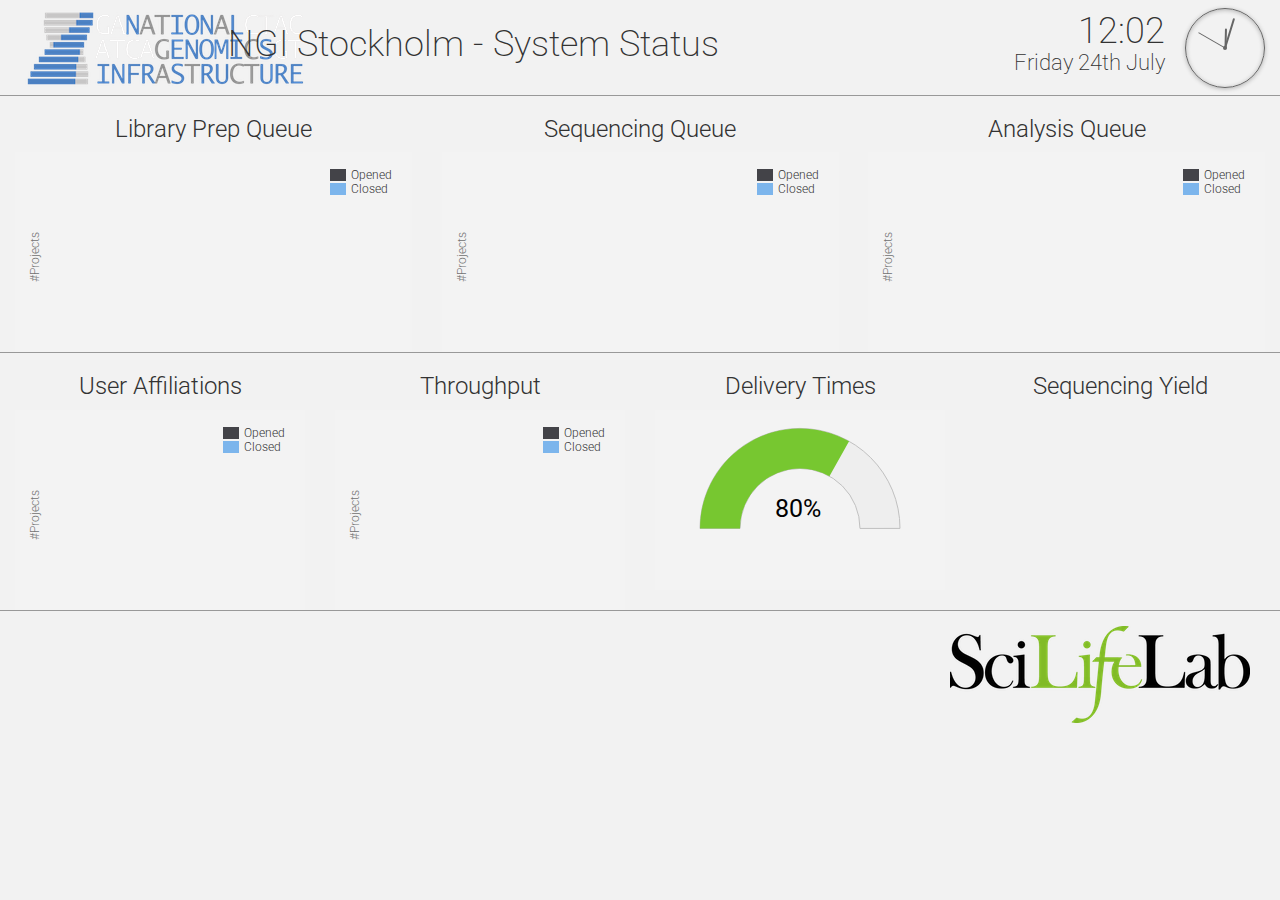
<file: external/index.html>
<!DOCTYPE html>
<html lang="en">
<head>
  <meta charset="utf-8">
  <meta http-equiv="X-UA-Compatible" content="IE=edge">
  <meta name="viewport" content="width=device-width, initial-scale=1">
  <meta name="description" content="NGI Stockholm Internal Dashboard">
  <meta name="author" content="Phil Ewels">
  <title>NGI Stockholm External Dashboard</title>
  <link href="css/bootstrap.min.css" rel="stylesheet">
  <link href="css/styles.css" rel="stylesheet">
  <!--[if lt IE 9]>
    <script src="https://oss.maxcdn.com/html5shiv/3.7.2/html5shiv.min.js"></script>
    <script src="https://oss.maxcdn.com/respond/1.4.2/respond.min.js"></script>
  <![endif]-->
</head>

<body>

<header class="container-fluid">
  <div class="row">
    <div class="col-xs-2">
      <img src="img/NGI_logo.png">
    </div>
    <div class="col-xs-7">
      <h1>NGI Stockholm - System Status</h1>
    </div>
    <div class="col-xs-3 text-right">
      <span id="clock_time">00:00</span>
      <span id="clock_date">Monday 01<sup>st</sup> January</span>
      <div class="hero-circle">
        <div class="hero-face">
          <div id="hour" class="hero-hour"></div><div id="minute" class="hero-minute"></div><div id="second" class="hero-second"></div>
        </div>
      </div>
    </div>
  </div>
</header>

<div class="container-fluid">

  <div class="row">
    <div class="col-xs-4">
      <h3>Library Prep Queue</h3>
      <div class="queue_plot" id="lp_queue"></div>
    </div>
    <div class="col-xs-4">
      <h3>Sequencing Queue</h3>
      <div class="queue_plot" id="seq_queue"></div>
    </div>
    <div class="col-xs-4">
      <h3>Analysis Queue</h3>
      <div class="queue_plot" id="analysis_queue"></div>
    </div>
  </div>
  
  <div class="row">
    <div class="col-xs-3">
      <h3>User Affiliations</h3>
      <div class="throughput_plot" id="user_affiliations"></div>
    </div>
    <div class="col-xs-3">
      <h3>Throughput</h3>
      <div class="throughput_plot" id="throughput_plot"></div>
    </div>
    <div class="col-xs-3">
      <h3>Delivery Times</h3>
      <div id="delivery_times"></div>
    </div>
    <div class="col-xs-3">
      <h3>Sequencing Yield</h3>
      <div id="seq_yield"></div>
    </div>
  </div>

</div><!-- /.container -->

<footer class="container-fluid">
  <img class="pull-right" src="img/SLL_logo.png">
</footer>

<script src="https://ajax.googleapis.com/ajax/libs/jquery/1.11.3/jquery.min.js"></script>
<script src="js/bootstrap.min.js"></script>
<script src="js/moment.js"></script>
<script src="js/chroma.min.js"></script>
<script src="js/highcharts.js"></script>
<script src="js/highcharts-more.js"></script>
<script src="js/solid-gauge.js"></script>
<script src="js/dashboard.js"></script>
</body>
</html>
</file>
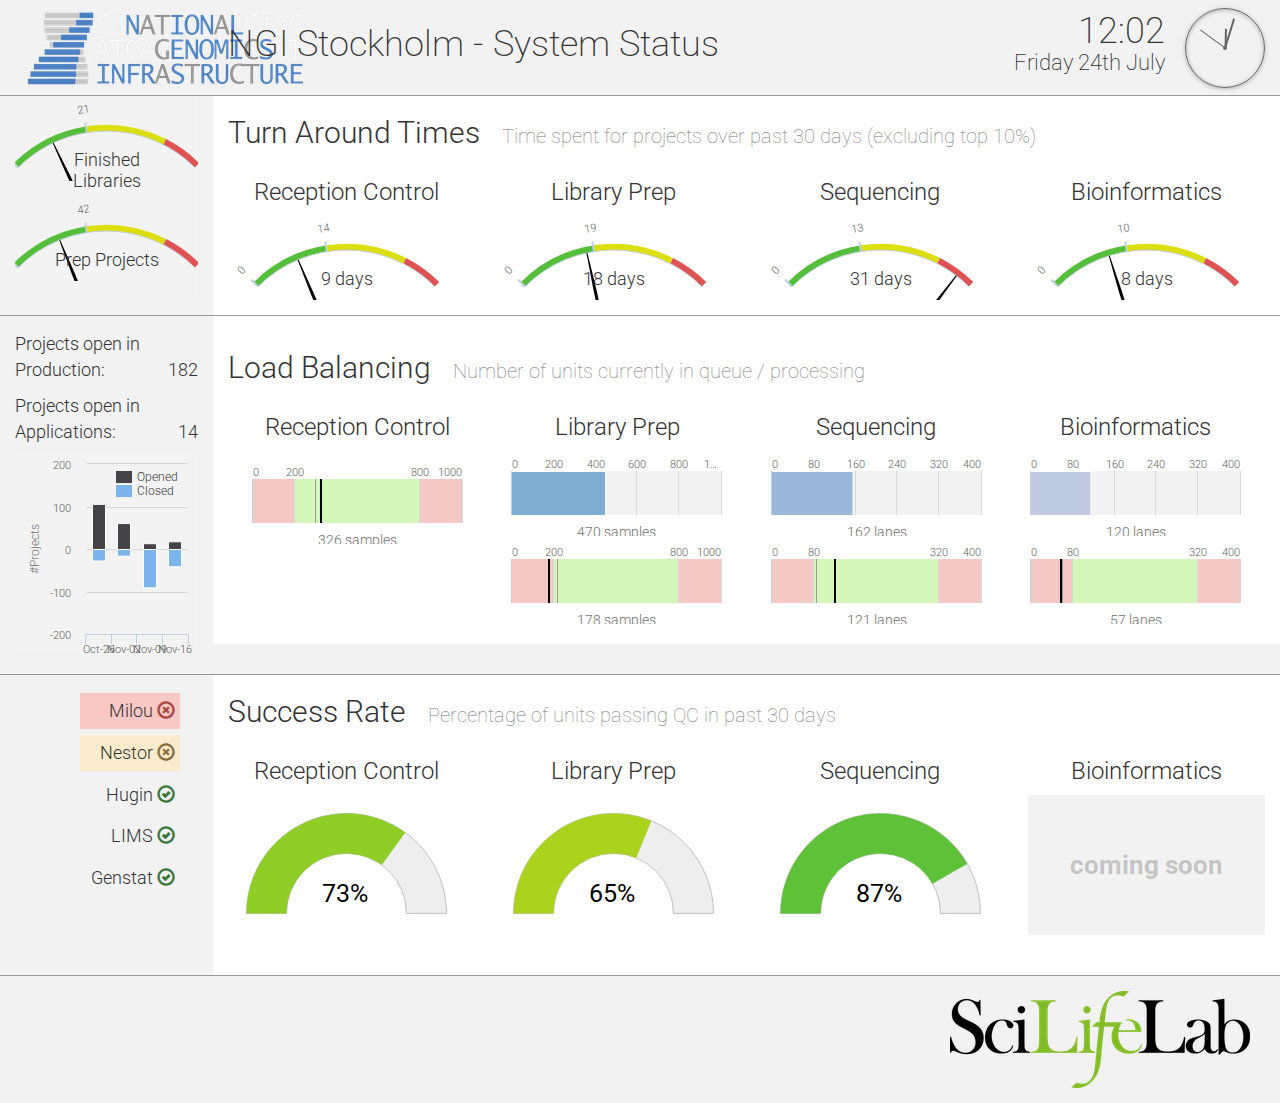
<file: internal/index.html>
<!DOCTYPE html>
<html lang="en">
<head>
  <meta charset="utf-8">
  <meta http-equiv="X-UA-Compatible" content="IE=edge">
  <meta name="viewport" content="width=device-width, initial-scale=1">
  <meta name="description" content="NGI Stockholm Internal Dashboard">
  <meta name="author" content="Phil Ewels">
  <title>NGI Stockholm Internal Dashboard</title>
  <link href="css/bootstrap.min.css" rel="stylesheet">
  <link href="css/styles.css" rel="stylesheet">
  <!--[if lt IE 9]>
    <script src="https://oss.maxcdn.com/html5shiv/3.7.2/html5shiv.min.js"></script>
    <script src="https://oss.maxcdn.com/respond/1.4.2/respond.min.js"></script>
  <![endif]-->
</head>

<body>

<header class="container-fluid">
  <div class="row">
    <div class="col-xs-2">
      <img src="img/NGI_logo.png">
    </div>
    <div class="col-xs-7">
      <h1>NGI Stockholm - System Status</h1>
    </div>
    <div class="col-xs-3 text-right">
      <span id="clock_time">00:00</span>
      <span id="clock_date">Monday 01<sup>st</sup> January</span>
      <div class="hero-circle">
        <div class="hero-face">
          <div id="hour" class="hero-hour"></div><div id="minute" class="hero-minute"></div><div id="second" class="hero-second"></div>
        </div>
      </div>
    </div>
  </div>
</header>

<div class="container-fluid">

  <div class="row">
    <div class="col-xs-2">
      <div class="tat_plot_wrapper"><div class="tat_plot" id="finished_proj_tat"></div></div>
      <div class="tat_plot_wrapper"><div class="tat_plot" id="lp_proj_tats"></div></div>
    </div>
    <div class="col-xs-10 mainrow">
      <h2>Turn Around Times <small>Time spent for projects over past 30 days (excluding top 10%)</small></h2>
      <div class="row">
        <div class="col-xs-3">
          <h3>Reception Control</h3>
          <div class="tat_plot" id="rc_tat"></div>
        </div>
        <div class="col-xs-3">
          <h3>Library Prep</h3>
          <div class="tat_plot" id="lp_tat"></div>
        </div>
        <div class="col-xs-3">
          <h3>Sequencing</h3>
          <div class="tat_plot" id="seq_tat"></div>
        </div>
        <div class="col-xs-3">
          <h3>Bioinformatics</h3>
          <div class="tat_plot" id="bioinfo_tat"></div>
        </div>
      </div>
    </div>
  </div>
  
  <div class="row middle-row">
    <div class="col-xs-2 mid-left">
      <p>Projects open in Production: <span class="pull-right">182</span></p>
      <p>Projects open in Applications: <span class="pull-right">14</span></p>
      <div class="openclose_plot" id="proj_openclose"></div>
    </div>
    <div class="col-xs-10 mainrow">
      <h2>Load Balancing <small>Number of units currently in queue / processing</small></h2>
      <div class="col-xs-3">
        <h3>Reception Control</h3>
        <div class="queue_plot" id="rc_queue"></div>
        <div class="balance_plot" id="rc_balance"></div>
      </div>
      <div class="col-xs-3">
        <h3>Library Prep</h3>
        <div class="queue_plot" id="lp_queue"></div>
        <div class="balance_plot" id="lp_balance"></div>
      </div>
      <div class="col-xs-3">
        <h3>Sequencing</h3>
        <div class="queue_plot" id="seq_queue"></div>
        <div class="balance_plot" id="seq_balance"></div>
      </div>
      <div class="col-xs-3">
        <h3>Bioinformatics</h3>
        <div class="queue_plot" id="bioinfo_queue"></div>
        <div class="balance_plot" id="bioinfo_balance"></div>
      </div>
    </div>
  </div>
  
  <div class="row">
    <div class="col-xs-2">
      <ul class="server-statuses">
        <li class="danger">Milou <span class="glyphicon glyphicon-remove-circle"></span></li>
        <li class="warning">Nestor <span class="glyphicon glyphicon glyphicon-remove-circle"></span></li>
        <li>Hugin <span class="glyphicon glyphicon-ok-circle"></span></li>
        <li>LIMS <span class="glyphicon glyphicon-ok-circle"></span></li>
        <li>Genstat <span class="glyphicon glyphicon-ok-circle"></span></li>
      </ul>
    </div>
    <div class="col-xs-10 mainrow">
      <h2>Success Rate <small>Percentage of units passing QC in past 30 days</small></h2>
      <div class="row">
        <div class="col-xs-3">
          <h3>Reception Control</h3>
          <div class="success_plot" id="rc_success"></div>
        </div>
        <div class="col-xs-3">
          <h3>Library Prep</h3>
          <div class="success_plot" id="lp_success"></div>
        </div>
        <div class="col-xs-3">
          <h3>Sequencing</h3>
          <div class="success_plot" id="seq_success"></div>
        </div>
        <div class="col-xs-3">
          <h3>Bioinformatics</h3>
          <div class="coming_soon">coming soon</div>
        </div>
      </div>
    </div>
  </div>

</div><!-- /.container -->

<footer class="container-fluid">
  <img class="pull-right" src="img/SLL_logo.png">
</footer>

<script src="https://ajax.googleapis.com/ajax/libs/jquery/1.11.3/jquery.min.js"></script>
<script src="js/bootstrap.min.js"></script>
<script src="js/moment.js"></script>
<script src="js/chroma.min.js"></script>
<script src="js/highcharts.js"></script>
<script src="js/highcharts-more.js"></script>
<script src="js/solid-gauge.js"></script>
<script src="js/dashboard.js"></script>
</body>
</html>
</file>
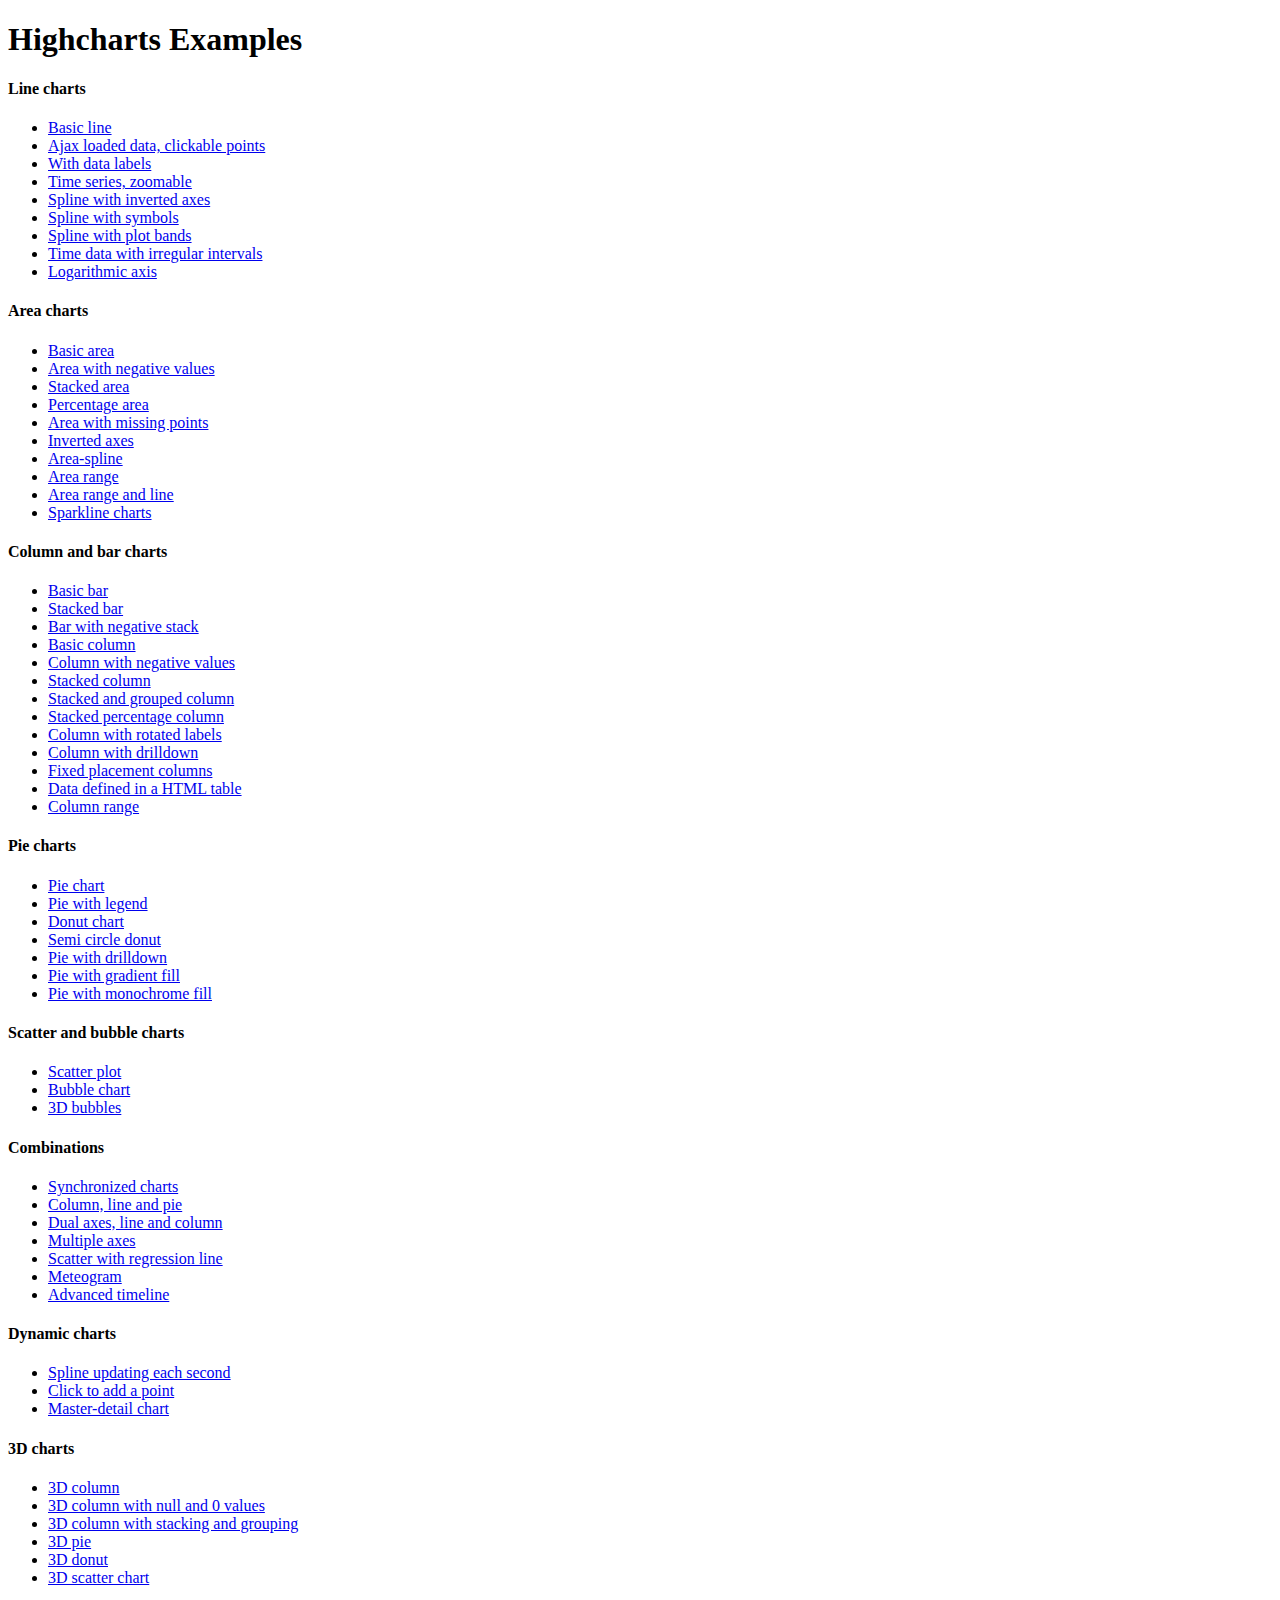
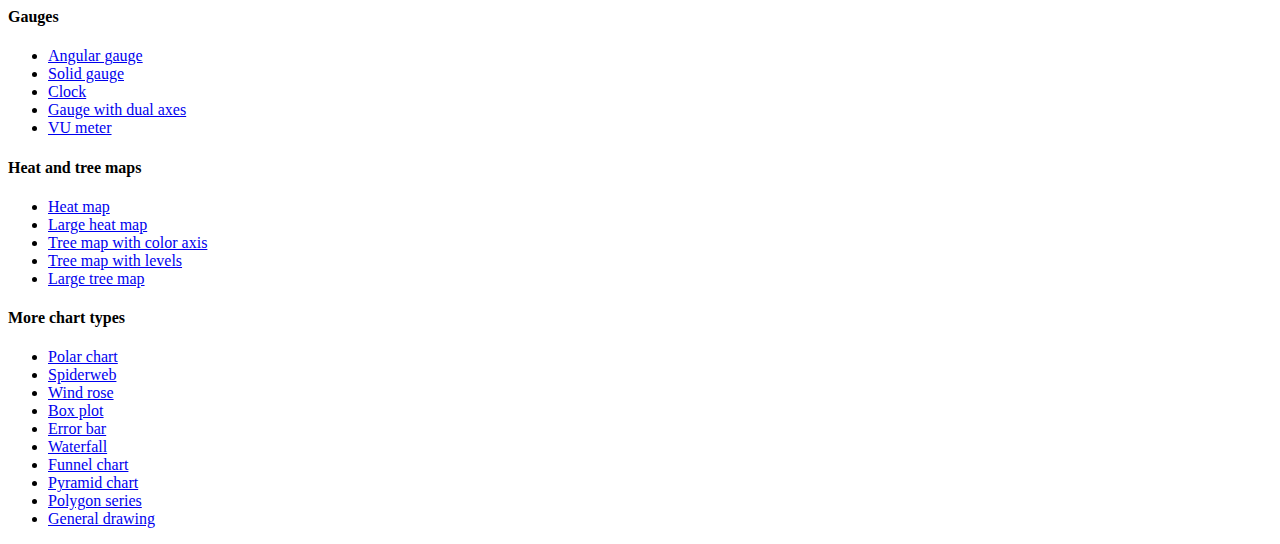
<file: external/js/Highcharts-4.1.9/index.htm>
<!DOCTYPE HTML PUBLIC "-//W3C//DTD HTML 4.01//EN" "http://www.w3.org/TR/html4/strict.dtd">
<html>
	<head>
		<meta http-equiv="Content-Type" content="text/html; charset=utf-8" />
		<title>Highcharts Examples</title>
	</head>
	<body>
		<h1>Highcharts Examples</h1>
		<h4>Line charts</h4>
		<ul>
			<li><a href="examples/line-basic/index.htm">Basic line</a></li>
			<li><a href="examples/line-ajax/index.htm">Ajax loaded data, clickable points</a></li>
			<li><a href="examples/line-labels/index.htm">With data labels</a></li>
			<li><a href="examples/line-time-series/index.htm">Time series, zoomable</a></li>
			<li><a href="examples/spline-inverted/index.htm">Spline with inverted axes</a></li>
			<li><a href="examples/spline-symbols/index.htm">Spline with symbols</a></li>
			<li><a href="examples/spline-plot-bands/index.htm">Spline with plot bands</a></li>
			<li><a href="examples/spline-irregular-time/index.htm">Time data with irregular intervals</a></li>
			<li><a href="examples/line-log-axis/index.htm">Logarithmic axis</a></li>
		</ul>
		<h4>Area charts</h4>
		<ul>
			<li><a href="examples/area-basic/index.htm">Basic area</a></li>
			<li><a href="examples/area-negative/index.htm">Area with negative values</a></li>
			<li><a href="examples/area-stacked/index.htm">Stacked area</a></li>
			<li><a href="examples/area-stacked-percent/index.htm">Percentage area</a></li>
			<li><a href="examples/area-missing/index.htm">Area with missing points</a></li>
			<li><a href="examples/area-inverted/index.htm">Inverted axes</a></li>
			<li><a href="examples/areaspline/index.htm">Area-spline</a></li>
			<li><a href="examples/arearange/index.htm">Area range</a></li>
			<li><a href="examples/arearange-line/index.htm">Area range and line</a></li>
			<li><a href="examples/sparkline/index.htm">Sparkline charts</a></li>
		</ul>
		<h4>Column and bar charts</h4>
		<ul>
			<li><a href="examples/bar-basic/index.htm">Basic bar</a></li>
			<li><a href="examples/bar-stacked/index.htm">Stacked bar</a></li>
			<li><a href="examples/bar-negative-stack/index.htm">Bar with negative stack</a></li>
			<li><a href="examples/column-basic/index.htm">Basic column</a></li>
			<li><a href="examples/column-negative/index.htm">Column with negative values</a></li>
			<li><a href="examples/column-stacked/index.htm">Stacked column</a></li>
			<li><a href="examples/column-stacked-and-grouped/index.htm">Stacked and grouped column</a></li>
			<li><a href="examples/column-stacked-percent/index.htm">Stacked percentage column</a></li>
			<li><a href="examples/column-rotated-labels/index.htm">Column with rotated labels</a></li>
			<li><a href="examples/column-drilldown/index.htm">Column with drilldown</a></li>
			<li><a href="examples/column-placement/index.htm">Fixed placement columns</a></li>
			<li><a href="examples/column-parsed/index.htm">Data defined in a HTML table</a></li>
			<li><a href="examples/columnrange/index.htm">Column range</a></li>
		</ul>
		<h4>Pie charts</h4>
		<ul>
			<li><a href="examples/pie-basic/index.htm">Pie chart</a></li>
			<li><a href="examples/pie-legend/index.htm">Pie with legend</a></li>
			<li><a href="examples/pie-donut/index.htm">Donut chart</a></li>
			<li><a href="examples/pie-semi-circle/index.htm">Semi circle donut</a></li>
			<li><a href="examples/pie-drilldown/index.htm">Pie with drilldown</a></li>
			<li><a href="examples/pie-gradient/index.htm">Pie with gradient fill</a></li>
			<li><a href="examples/pie-monochrome/index.htm">Pie with monochrome fill</a></li>
		</ul>
		<h4>Scatter and bubble charts</h4>
		<ul>
			<li><a href="examples/scatter/index.htm">Scatter plot</a></li>
			<li><a href="examples/bubble/index.htm">Bubble chart</a></li>
			<li><a href="examples/bubble-3d/index.htm">3D bubbles</a></li>
		</ul>
		<h4>Combinations</h4>
		<ul>
			<li><a href="examples/synchronized-charts/index.htm">Synchronized charts</a></li>
			<li><a href="examples/combo/index.htm">Column, line and pie</a></li>
			<li><a href="examples/combo-dual-axes/index.htm">Dual axes, line and column</a></li>
			<li><a href="examples/combo-multi-axes/index.htm">Multiple axes</a></li>
			<li><a href="examples/combo-regression/index.htm">Scatter with regression line</a></li>
			<li><a href="examples/combo-meteogram/index.htm">Meteogram</a></li>
			<li><a href="examples/combo-timeline/index.htm">Advanced timeline</a></li>
		</ul>
		<h4>Dynamic charts</h4>
		<ul>
			<li><a href="examples/dynamic-update/index.htm">Spline updating each second</a></li>
			<li><a href="examples/dynamic-click-to-add/index.htm">Click to add a point</a></li>
			<li><a href="examples/dynamic-master-detail/index.htm">Master-detail chart</a></li>
		</ul>
		<h4>3D charts</h4>
		<ul>
			<li><a href="examples/3d-column-interactive/index.htm">3D column</a></li>
			<li><a href="examples/3d-column-null-values/index.htm">3D column with null and 0 values</a></li>
			<li><a href="examples/3d-column-stacking-grouping/index.htm">3D column with stacking and grouping</a></li>
			<li><a href="examples/3d-pie/index.htm">3D pie</a></li>
			<li><a href="examples/3d-pie-donut/index.htm">3D donut</a></li>
			<li><a href="examples/3d-scatter-draggable/index.htm">3D scatter chart</a></li>
		</ul>
		<h4>Gauges</h4>
		<ul>
			<li><a href="examples/gauge-speedometer/index.htm">Angular gauge</a></li>
			<li><a href="examples/gauge-solid/index.htm">Solid gauge</a></li>
			<li><a href="examples/gauge-clock/index.htm">Clock</a></li>
			<li><a href="examples/gauge-dual/index.htm">Gauge with dual axes</a></li>
			<li><a href="examples/gauge-vu-meter/index.htm">VU meter</a></li>
		</ul>
		<h4>Heat and tree maps</h4>
		<ul>
			<li><a href="examples/heatmap/index.htm">Heat map</a></li>
			<li><a href="examples/heatmap-canvas/index.htm">Large heat map</a></li>
			<li><a href="examples/treemap-coloraxis/index.htm">Tree map with color axis</a></li>
			<li><a href="examples/treemap-with-levels/index.htm">Tree map with levels</a></li>
			<li><a href="examples/treemap-large-dataset/index.htm">Large tree map</a></li>
		</ul>
		<h4>More chart types</h4>
		<ul>
			<li><a href="examples/polar/index.htm">Polar chart</a></li>
			<li><a href="examples/polar-spider/index.htm">Spiderweb</a></li>
			<li><a href="examples/polar-wind-rose/index.htm">Wind rose</a></li>
			<li><a href="examples/box-plot/index.htm">Box plot</a></li>
			<li><a href="examples/error-bar/index.htm">Error bar</a></li>
			<li><a href="examples/waterfall/index.htm">Waterfall</a></li>
			<li><a href="examples/funnel/index.htm">Funnel chart</a></li>
			<li><a href="examples/pyramid/index.htm">Pyramid chart</a></li>
			<li><a href="examples/polygon/index.htm">Polygon series</a></li>
			<li><a href="examples/renderer/index.htm">General drawing</a></li>
		</ul>
	</body>
</html>
</file>
<file: external/css/styles.css>
/* Styles for NGI Internal Dashboard */

@import url(https://fonts.googleapis.com/css?family=Roboto:400,100,300,700,400italic);
body {
    font-family: 'Roboto', 'Helvetica Neue', Helvetica, Arial, sans-serif;
    font-weight: 300;
    background-color: #f2f2f2;
}

h1 {
    margin-top: 25px;
    font-weight: 200;
}
h2 {
    font-weight: 300;
}
h2 small {
    font-weight: 100;
    margin-left: 15px;
}
h3 {
    text-align: center;
    font-weight: 300;
}

header {
    font-weight: 200;
}
.mainrow {
    background-color: #fff;
}
footer img {
    padding: 15px;
}

.coming_soon {
    background-color: #f2f2f2;
    height: 140px;
    line-height: 140px;
    text-align: center;
    font-weight: 700;
    color: rgba(0,0,0,0.2);
    font-size: 26px;
}

#clock_time, #clock_date {
    float:right;
    clear:right;
    text-align:right;
    margin-right: 100px;
}
#clock_time {
    margin-top: 15px;
    font-size: 36px;
    line-height: 32px;
}
#clock_date {
    font-size: 22px;
}

.mid-left p {
    font-size: 18px;
}
.container-fluid > .row {
    border-bottom: 1px solid #999;
}
.middle-row > div {
    padding: 15px 15px 20px;
}

.server-statuses {
    list-style-type: none;
    margin: 0;
    padding: 15px;
    text-align: right;
    font-size: 18px;
}
.server-statuses li {
    padding: 5px;
    margin: 3px;
    float: right;
    width: 100px;
    display: inline-block;
}
.server-statuses li .glyphicon {
    top: 2px;
    color: #3c763d;
}
.server-statuses li.warning { background-color: #faebcc; }
.server-statuses li.warning .glyphicon { color: #8a6d3b; }
.server-statuses li.danger { background-color: #f7c8c4; }
.server-statuses li.danger .glyphicon { color: #a94442; }

/* Header Clock */
.hero-circle {
    width: 80px;
    height: 80px;
    margin: 8px 0 0 auto;
    position: relative;
    border: 1px solid #666;
    border-radius: 50%;
    box-shadow: 0 1px 4px rgba(34, 34, 34, 0.3), inset 0 1px 4px rgba(34, 34, 34, 0.3);
}
.hero-face {
    width: 100%;
    height: 100%
}

.hero-face:after {
    position: absolute;
    top: 50%;
    left: 50%;
    width: 4px;
    height: 4px;
    margin: -2px 0 0 -2px;
    background: #666;
    border-radius: 4px;
    content: "";
    display: block
}

.hero-hour {
    width: 0;
    height: 0;
    position: absolute;
    top: calc(50% - 2px);
    left: calc(50% + 1px);
    margin: 1px 0 -1px -25%;
    padding: 1px 0 1px 25%;
    background: #666;
    -webkit-transform-origin: 100% 50%;
    -ms-transform-origin: 100% 50%;
    transform-origin: 100% 50%;
    border-radius: 1px 0 0 1px
}

.hero-minute {
    width: 0;
    height: 0;
    position: absolute;
    top: 50%;
    left: 50%;
    margin: -40% -1px 0;
    padding: 40% 1px 0;
    background: #666;
    -webkit-transform-origin: 50% 100%;
    -ms-transform-origin: 50% 100%;
    transform-origin: 50% 100%;
    border-radius: 3px 3px 0 0
}

.hero-second {
    width: 0;
    height: 0;
    position: absolute;
    top: 50%;
    left: 50%;
    margin: -40% -0.5px 0 0;
    padding: 40% 0.5px 0;
    background: #666;
    -webkit-transform-origin: 50% 100%;
    -ms-transform-origin: 50% 100%;
    transform-origin: 50% 100%
}
</file>
<file: internal/css/styles.css>
/* Styles for NGI Internal Dashboard */

@import url(https://fonts.googleapis.com/css?family=Roboto:400,100,300,700,400italic);
body {
    font-family: 'Roboto', 'Helvetica Neue', Helvetica, Arial, sans-serif;
    font-weight: 300;
    background-color: #f2f2f2;
}

h1 {
    margin-top: 25px;
    font-weight: 200;
}
h2 {
    font-weight: 300;
}
h2 small {
    font-weight: 100;
    margin-left: 15px;
}
h3 {
    text-align: center;
    font-weight: 300;
}

header {
    font-weight: 200;
}
.mainrow {
    background-color: #fff;
}
footer img {
    padding: 15px;
}

.coming_soon {
    background-color: #f2f2f2;
    height: 140px;
    line-height: 140px;
    text-align: center;
    font-weight: 700;
    color: rgba(0,0,0,0.2);
    font-size: 26px;
}

#clock_time, #clock_date {
    float:right;
    clear:right;
    text-align:right;
    margin-right: 100px;
}
#clock_time {
    margin-top: 15px;
    font-size: 36px;
    line-height: 32px;
}
#clock_date {
    font-size: 22px;
}

.mid-left p {
    font-size: 18px;
}
.container-fluid > .row {
    border-bottom: 1px solid #999;
}
.middle-row > div {
    padding: 15px 15px 20px;
}

.server-statuses {
    list-style-type: none;
    margin: 0;
    padding: 15px;
    text-align: right;
    font-size: 18px;
}
.server-statuses li {
    padding: 5px;
    margin: 3px;
    float: right;
    width: 100px;
    display: inline-block;
}
.server-statuses li .glyphicon {
    top: 2px;
    color: #3c763d;
}
.server-statuses li.warning { background-color: #faebcc; }
.server-statuses li.warning .glyphicon { color: #8a6d3b; }
.server-statuses li.danger { background-color: #f7c8c4; }
.server-statuses li.danger .glyphicon { color: #a94442; }

.balance_plot {
    height: 80px;
}
#rc_finished_balance_wrapper {
    border: 1px solid #ccc;
    padding: 5px 5px 5px 15px;
    margin-left: -16px;
    margin-right: -6px;
}
#rc_finished_balance_wrapper span {
    display:inline-block;
    position: absolute;
    left: -10px;
    line-height: 70px;
    -webkit-transform: rotate(-90deg);
    transform: rotate(-90deg);
}
.queue_plot {
    padding: 5px 0 8px;
}

/* Header Clock */
.hero-circle {
    width: 80px;
    height: 80px;
    margin: 8px 0 0 auto;
    position: relative;
    border: 1px solid #666;
    border-radius: 50%;
    box-shadow: 0 1px 4px rgba(34, 34, 34, 0.3), inset 0 1px 4px rgba(34, 34, 34, 0.3);
}
.hero-face {
    width: 100%;
    height: 100%
}

.hero-face:after {
    position: absolute;
    top: 50%;
    left: 50%;
    width: 4px;
    height: 4px;
    margin: -2px 0 0 -2px;
    background: #666;
    border-radius: 4px;
    content: "";
    display: block
}

.hero-hour {
    width: 0;
    height: 0;
    position: absolute;
    top: calc(50% - 2px);
    left: calc(50% + 1px);
    margin: 1px 0 -1px -25%;
    padding: 1px 0 1px 25%;
    background: #666;
    -webkit-transform-origin: 100% 50%;
    -ms-transform-origin: 100% 50%;
    transform-origin: 100% 50%;
    border-radius: 1px 0 0 1px
}

.hero-minute {
    width: 0;
    height: 0;
    position: absolute;
    top: 50%;
    left: 50%;
    margin: -40% -1px 0;
    padding: 40% 1px 0;
    background: #666;
    -webkit-transform-origin: 50% 100%;
    -ms-transform-origin: 50% 100%;
    transform-origin: 50% 100%;
    border-radius: 3px 3px 0 0
}

.hero-second {
    width: 0;
    height: 0;
    position: absolute;
    top: 50%;
    left: 50%;
    margin: -40% -0.5px 0 0;
    padding: 40% 0.5px 0;
    background: #666;
    -webkit-transform-origin: 50% 100%;
    -ms-transform-origin: 50% 100%;
    transform-origin: 50% 100%
}
</file>
